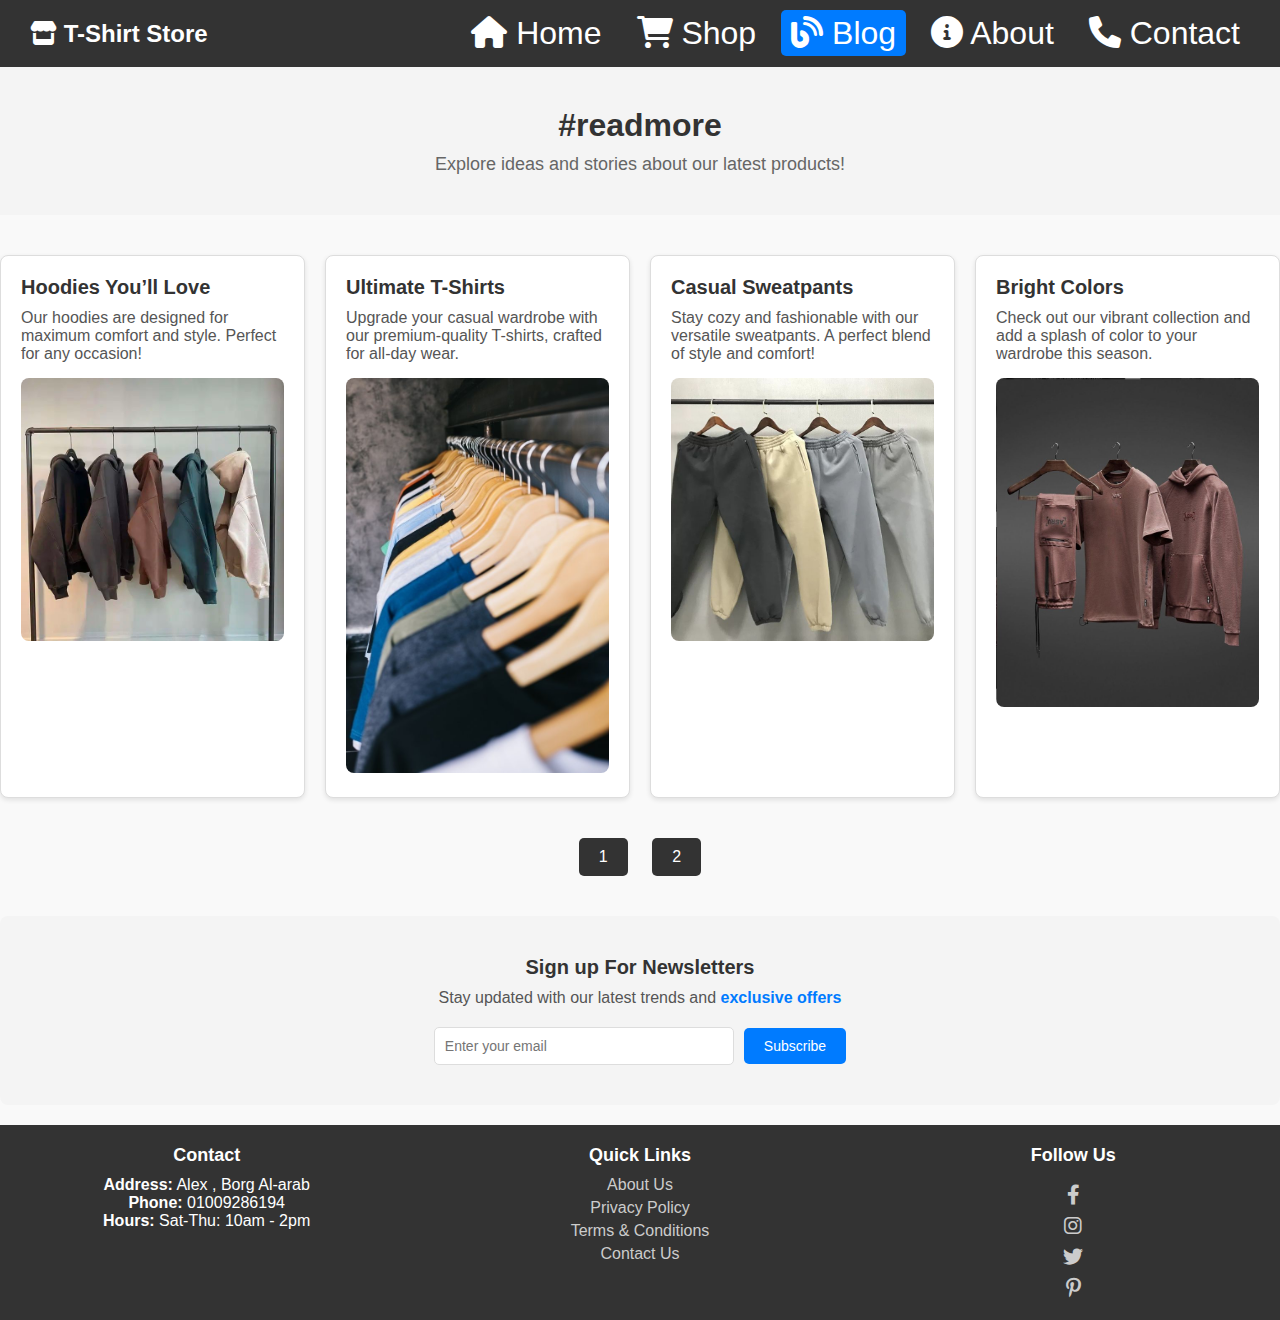
<file: Blog/blog.html>
<!DOCTYPE html>
<html lang="en">

<head>
    <meta charset="UTF-8">
    <meta name="viewport" content="width=device-width, initial-scale=1.0">
    <title>Blog - T-Shirt Store</title>
    <link rel="stylesheet" href="blog.css">
    <link href="https://cdnjs.cloudflare.com/ajax/libs/font-awesome/6.0.0-beta3/css/all.min.css" rel="stylesheet">
</head>

<body>


    <!-- Navigation -->
    <div class="menu">
        <nav>
            <h2><i class="fas fa-store"></i> T-Shirt Store</h2>
            <ul>
                <li><a href="../Home/index.html"><i class="fas fa-home"></i> Home</a></li>
                <li><a href="../shop/shop.html"><i class="fas fa-shopping-cart"></i> Shop</a></li>
                <li><a href="../Blog/blog.html" class="active"><i class="fas fa-blog"></i> Blog</a></li>
                <li><a href="../About/about.html"><i class="fas fa-info-circle"></i> About</a></li>
                <li><a href="../contact/contact.html"><i class="fas fa-phone"></i> Contact</a></li>
            </ul>
        </nav>
    </div>
    <div class="container">


        <!-- Content text and image in header -->
        <div class="content">
            <section class="p1">
                <div class="text">
                    <h2>#readmore</h2>
                    <p>
                        Explore ideas and stories about our latest products!
                    </p>
                </div>
            </section>
        </div>

        <!-- Blog content -->
        <section class="blog">
            <!-- Box 1 in blog -->
            <div class="blog-box">
                <div class="text">
                    <h2>Hoodies You’ll Love</h2>
                    <p>
                        Our hoodies are designed for maximum comfort and style. Perfect for any occasion!
                    </p>
                </div>
                <div class="img">
                    <img src="A1.jpeg" alt="Hoodies You’ll Love" />
                </div>
            </div>

            <!-- Box 2 in blog -->
            <div class="blog-box">
                <div class="text">
                    <h2>Ultimate T-Shirts</h2>
                    <p>
                        Upgrade your casual wardrobe with our premium-quality T-shirts, crafted for all-day wear.
                    </p>
                </div>
                <div class="img">
                    <img src="A2.jpeg" alt="Ultimate T-Shirts" />
                </div>
            </div>

            <!-- Box 3 in blog -->
            <div class="blog-box">
                <div class="text">
                    <h2>Casual Sweatpants</h2>
                    <p>
                        Stay cozy and fashionable with our versatile sweatpants. A perfect blend of style and comfort!
                    </p>
                </div>
                <div class="img">
                    <img src="A3.jpeg" alt="Casual Sweatpants" />
                </div>
            </div>

            <!-- Box 4 in blog -->
            <div class="blog-box">
                <div class="text">
                    <h2>Bright Colors</h2>
                    <p>
                        Check out our vibrant collection and add a splash of color to your wardrobe this season.
                    </p>
                </div>
                <div class="img">
                    <img src="A4.jpeg" alt="Bright Colors" />
                </div>
            </div>
        </section>

        <!-- Pagination Section -->
        <section id="pagination">
            <a href="#">1</a>
            <a href="#">2</a>
        </section>

        <!-- Mail Subscription Section -->
        <section class="mail">
            <h4>Sign up For Newsletters</h4>
            <p>
                Stay updated with our latest trends and <span>exclusive offers</span>
            </p>
            <div class="mail-form">
                <input type="email" placeholder="Enter your email">
                <button type="submit">Subscribe</button>
            </div>
        </section>

        <!--  Footer -->
        <footer>
            <div class="footer-wrap">
                <div class="footer-section">
                    <h4>Contact</h4>
                    <p>
                        <strong>Address:</strong> Alex , Borg Al-arab
                    </p>
                    <p>
                        <strong>Phone:</strong> 01009286194
                    </p>
                    <p>
                        <strong>Hours:</strong> Sat-Thu: 10am - 2pm
                    </p>
                </div>
                <!--Quick links -->
                <div class="footer-section">
                    <h4>Quick Links</h4>
                    <a href="#">About Us</a>
                    <a href="#">Privacy Policy</a>
                    <a href="#">Terms & Conditions</a>
                    <a href="#">Contact Us</a>
                </div>
                <!--footer social,media-->
                <div class="footer-section">
                    <h4>Follow Us</h4>
                    <div class="social-icons">
                        <a href="#"><i class="fab fa-facebook-f"></i></a>
                        <a href="#"><i class="fab fa-instagram"></i></a>
                        <a href="#"><i class="fab fa-twitter"></i></a>
                        <a href="#"><i class="fab fa-pinterest-p"></i></a>
                    </div>
                </div>
            </div>
        </footer>
    </div>
</body>

</html>
</file>
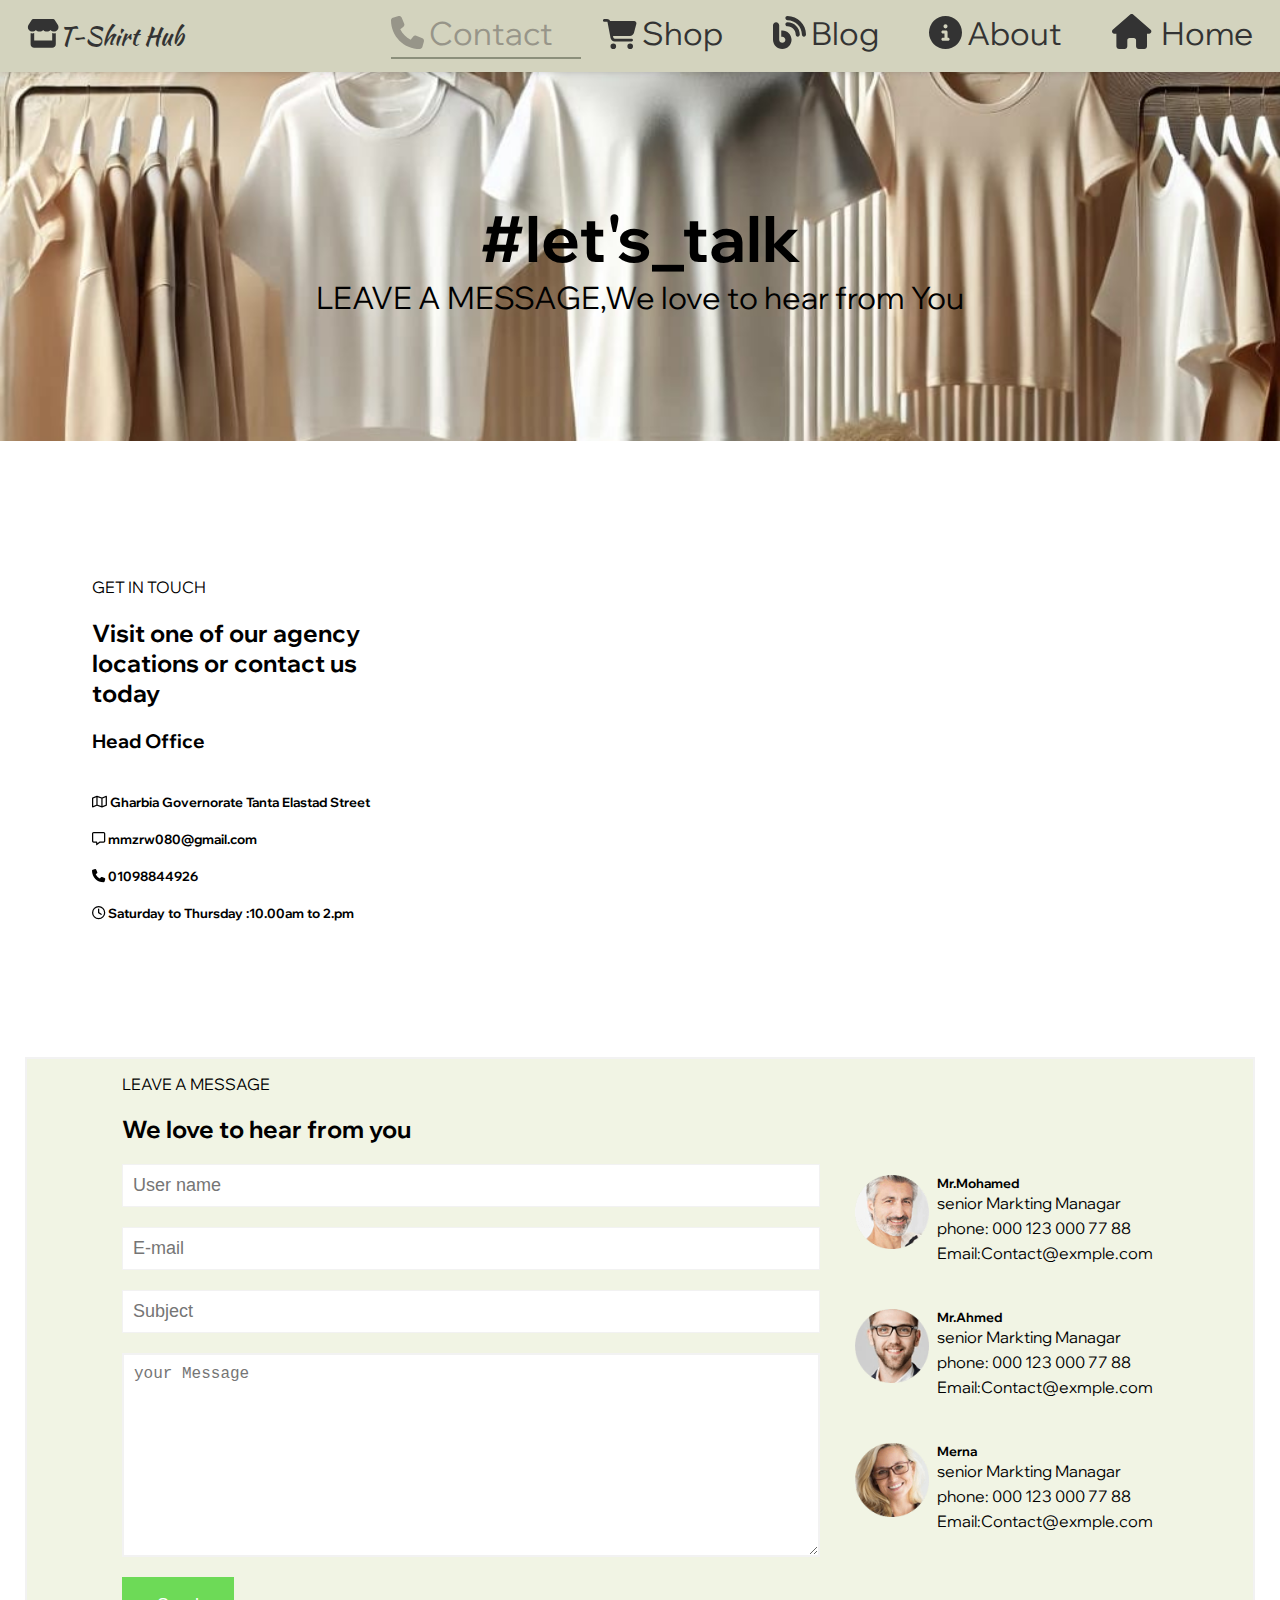
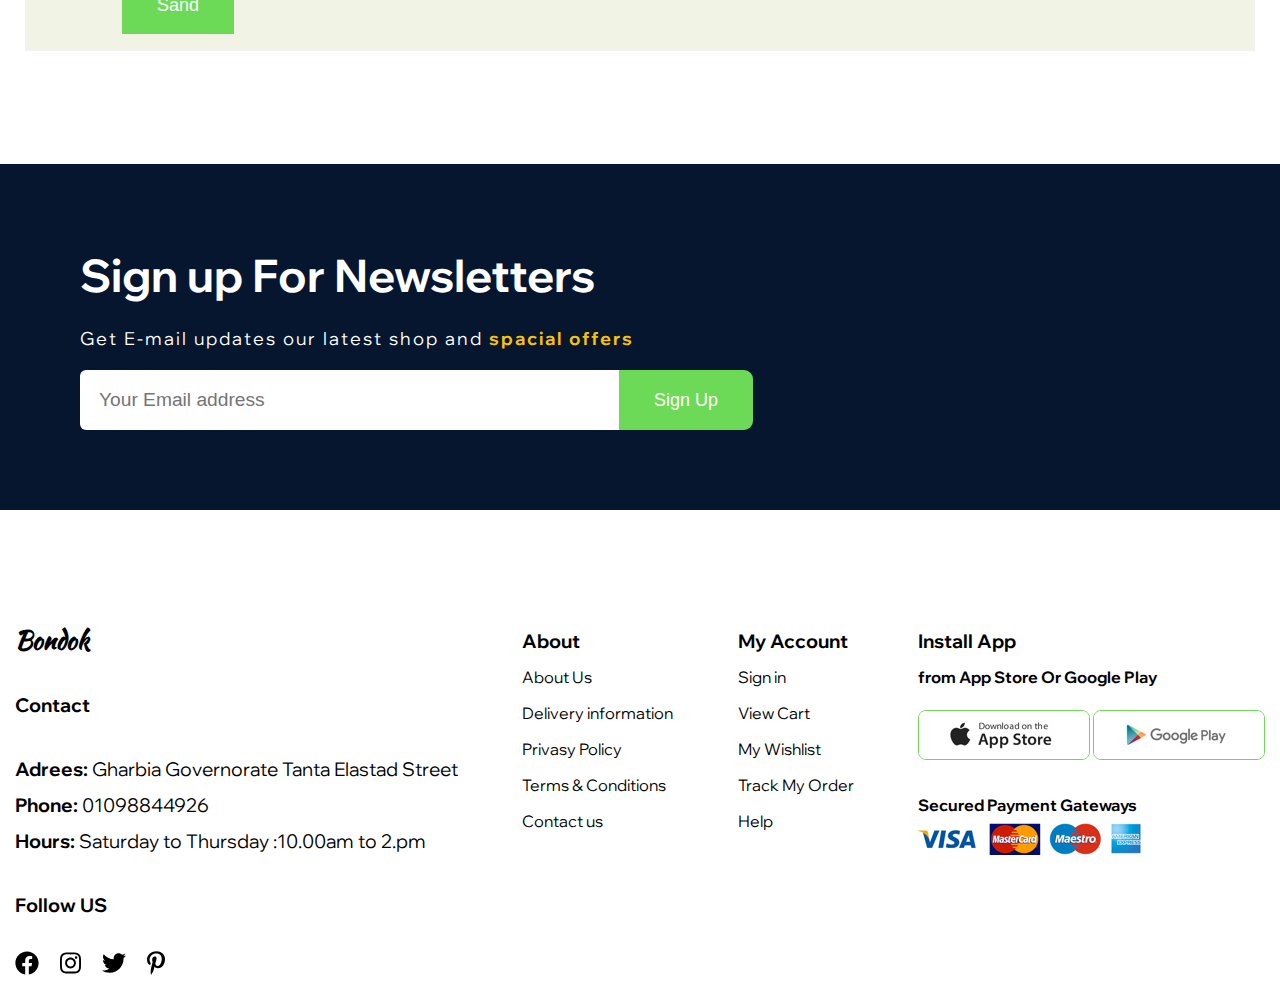
<file: contact/contact.html>
<!DOCTYPE html>
<html lang="en">

<head>
    <meta charset="UTF-8">
    <meta name="viewport" content="width=device-width, initial-scale=1.0">
    <title>Contact</title>
    <link rel="stylesheet" href="style.css">
    <script></script>



  

<body>
   
    <!-- _______________________Style_icon nav bar______________ -->
    <div id="overlay"> </div>

    <!-- start header -->
    <div id="container" class="container">
        <div class="header">
            <div id="a">
                <h1 > <i style="font-size: larger; " class="fas fa-store"></i>T-Shirt Hub</h1>
            
             </div>
            <nav id="nav">
                <!-- icon close nav bar -->
                <div id="close"> <i class="fa-solid fa-xmark"></i></div>
                <li><a class="active" href="../contact/contact.html"><i id="e" class="fas fa-phone"></i>Contact</a></li>
                <li><a  href="../shop/shop.html"><i id="b" class=" fas fa-shopping-cart"></i>Shop</a></li>
                <li><a href="../Blog/blog.html"><i id="c" class="fas fa-blog"></i>Blog</a></li>
                <li><a href="../About/about.html"><i id="d" class="fas fa-info-circle"></i>About</a></li>
                <li><a  href="../Home/index.html"><i id="a"   class="fas fa-home"></i>Home</a></li>
            </nav>
            <div class="Log">
                <a class="Login" href="../glassmorphism login form/login1.html">Login</a>
                <a  class="Sign_Up" href="../glassmorphism login form/login2.html">Sign Up</a>
            </div>
            <!-- icon nav bar -->
            <div id="listmobile">


                <div id="bars"><i class="fa-solid fa-bars"></i></div>
            </div>

        </div>
    </div>
    <!-- End header -->


    <!-- start landing section -->
    <section id="p1">

        <h2>#let's_talk</h2>
        <p>LEAVE A MESSAGE,We love to hear from You</p>

    </section>
    <!-- Contact  -->
    <section id="Contact">
        <div class="contactAndAdrees">
            <p>GET IN TOUCH</p>
            <h2>Visit one of our agency locations or contact us today</h2>
            <h3>Head Office</h3>
            <h5><i class="fa-regular fa-map"></i> Gharbia Governorate Tanta Elastad Street </h5>
            <h5><i class="fa-regular fa-message"></i> mmzrw080@gmail.com</h5>
            <h5><i class="fa-solid fa-phone"></i> 01098844926</h5>
            <h5><i class="fa-regular fa-clock"></i> Saturday to Thursday :10.00am to 2.pm</h5>
        </div>


        <!-- Map -->
        <div class="map">
            <iframe
                src="https://www.google.com/maps/embed?pb=!1m18!1m12!1m3!1d5762.838246949398!2d30.99816316926902!3d30.81373421299399!2m3!1f0!2f0!3f0!3m2!1i1024!2i768!4f13.1!3m3!1m2!1s0x14f7c98415be8a39%3A0xed080f8f6298de47!2z2LTYp9ix2Lkg2KfZhNin2LPYqtin2K_YjCDYt9mG2LfYpyAo2YLYs9mFIDIp2Iwg2YXYrdin2YHYuNipINin2YTYutix2KjZitip!5e0!3m2!1sar!2seg!4v1729779124425!5m2!1sar!2seg"
                width="100%" height="450" style="border:0;" allowfullscreen="" loading="lazy"
                referrerpolicy="no-referrer-when-downgrade"></iframe>
        </div>
    </section>


   <!-- Start  details-form -->
    <section id="details-form">
        <form action="" id="register">
            <p>LEAVE A MESSAGE</p>
            <h2>We love to hear from you</h2>
            <input id="inpUserName" placeholder="User name" type="text">

            <input id="inpEmail" placeholder="E-mail" type="text">

            <input placeholder="Subject" type="text">
            <textarea id="textarea" placeholder="your Message" cols="30" rows="10"></textarea>
            <button id="Sumbit">Sand</button>


        </form>
        <!-- people -->
        <div class="people">
            <div class="parent">
                <img src="img/1.png" alt="" srcset="">
                <div>
                    <h5>Mr.Mohamed</h5>
                    <p>senior Markting Managar</p>
                    <p>phone: 000 123 000 77 88</p>
                    <p>Email:Contact@exmple.com</p>
                </div>
            </div>
            <div class="parent">
                <img src="img/2.png" alt="" srcset="">
                <div>
                    <h5>Mr.Ahmed </h5>
                    <p>senior Markting Managar</p>
                    <p>phone: 000 123 000 77 88</p>
                    <p>Email:Contact@exmple.com</p>
                </div>
            </div>
            <div class="parent">
                <img src="img/3.png" alt="" srcset="">
                <div>
                    <h5>Merna</h5>
                    <p>senior Markting Managar</p>
                    <p>phone: 000 123 000 77 88</p>
                    <p>Email:Contact@exmple.com</p>
                </div>

            </div>
        </div>

    </section>


    <!-- benner4 -->
    <section id="benner4">
        <div class="text">
            <h4>Sign up For Newsletters</h4>
            <p>Get E-mail updates our latest shop and <span>spacial offers</span></p>
        </div>

        <div class="inp-email">
            <input id="inp_search" type="search" placeholder="Your Email address">
            <button id="button_sign">Sign Up</button>
        </div>
    </section>

   
   <!-- Start footer -->
    <footer>
        <!-- contact -->
        <div class="contact">

            <h4>Bondok</h4>
            <p><strong>Contact</strong></p>

            <div class="list_prag">

                <p><strong>Adrees:</strong> Gharbia Governorate Tanta Elastad Street</p>
                <p><strong>Phone:</strong> 01098844926</p>
                <p><strong>Hours:</strong> Saturday to Thursday :10.00am to 2.pm</p>
            </div>

            <p><strong>Follow US</strong></p>

            <div class="SocialMedia">
                <li><a href=""><i class="fa-brands fa-facebook fa-xl"></i></a></li>
                <li><a href=""><i class="fa-brands fa-instagram fa-xl"></i></a></li>
                <li><a href=""><i class="fa-brands fa-twitter fa-xl"></i></a></li>
                <li><a href=""><i class="fa-brands fa-pinterest-p fa-xl"></i></a></li>

            </div>

        </div>

        <!-- About -->
        <div class="About">
            <p><strong>About</strong></p>
            <a href="#">About Us</a>
            <a href="#">Delivery information</a>
            <a href="#">Privasy Policy</a>
            <a href="#">Terms & Conditions</a>
            <a href="#">Contact us</a>
        </div>
        <!-- end About -->

        <!-- My Account -->
        <div class="myAccount">
            <p><strong>My Account</strong></p>
            <a href="#">Sign in</a>
            <a href="#">View Cart</a>
            <a href="#">My Wishlist</a>
            <a href="#">Track My Order</a>
            <a href="#">Help</a>
        </div>
        <!-- end my Account -->

        <!-- install App -->
        <div class="installApp">
            <p><strong>Install App</strong></p>
            <h6>from App Store Or Google Play</h6>

            <div class="logoApp">
                <img src="logoApp/app.jpg" alt="">
                <img src="logoApp/play.jpg" alt="">
            </div>

            <h6>Secured Payment Gateways</h6>

            <img src="logoApp/pay.png" alt="">

        </div>

    </footer>
    <script src="contact.js"></script>
    <script src="all.js"></script>
    


</body>

</html>
</file>
<file: contact/style.css>
@import url('https://fonts.googleapis.com/css2?family=Instrument+Sans:ital,wght@0,400..700;1,400..700&family=Julius+Sans+One&family=Kaushan+Script&family=Teko:wght@300..700&family=Titillium+Web:ital,wght@0,200;0,300;0,400;0,600;0,700;0,900;1,200;1,300;1,400;1,600;1,700&family=Wix+Madefor+Display:wght@400..800&display=swap');
@import url('https://fonts.googleapis.com/css2?family=Instrument+Sans:ital,wght@0,400..700;1,400..700&family=Kaushan+Script&family=Teko:wght@300..700&family=Titillium+Web:ital,wght@0,200;0,300;0,400;0,600;0,700;0,900;1,200;1,300;1,400;1,600;1,700&display=swap');

:root {
    --main-color: #6dda57;
    --second-color: #e4e6f4;

}

html {
    scroll-behavior: smooth;
}



* {
    box-sizing: border-box;
    margin: 0px;
    padding: 0px;
}

input[type="search"] {
    -webkit-appearance: none;
    -moz-appearance: none;
    appearance: none;
}



input[type="search"]::-webkit-search-decoration,
input[type="search"]::-webkit-search-cancel-button,
input[type="search"]::-webkit-search-results-button,
input[type="search"]::-webkit-search-results-decoration {
    display: none;
}



body {

    font-family: "Julius Sans One", sans-serif;
    font-style: small;
    font-family: "Wix Madefor Display", sans-serif;
    font-optical-sizing: auto;
    font-weight: weight;
    font-style: normal;
    position: relative;


}

/* --Style icon nav bar---- */
#overlay {
    width: 100%;
    height: 100vh;
    position: fixed;
    background: rgba(0, 0, 0, 0.5);
    display: none;
    top: 0;
    z-index: 999;
}


.container {
    width: 100%;
    background-color: #c8c9ae;
    position: sticky;
    top: 0;
    z-index: 999;
    opacity: 80%;
}

/* <!-- Start header  --> */

.header {
    display: flex;
    justify-content: space-between;
    align-items: center;
    border: none;
    padding: 18px 140px;
    box-shadow: 0px -7px 12px;
}

.header h1 {
    font-family: "Kaushan Script", cursive;
    font-weight: 400;
    font-style: normal;
    cursor: default;
    font-size: xx-large;
}

nav {
    display: flex;
    list-style: none;
    width: fit-content;
    position: relative;
    gap: 50px;
}

nav a #a {
    font-size: 35px;
    margin-right: 10px;
    align-items: center;
}

nav a #b {
    font-size: 30px;
    margin-right: 5px;
    color: black;
    align-items: center;

}

nav a #c {
    font-size: 33px;
    margin-right: 5px;
    color: black;
    align-items: center;

}

nav a #d {
    font-size: 33px;
    margin-right: 5px;
    color: black;
    align-items: center;

}

nav a #e {
    font-size: 33px;
    margin-right: 5px;
    color: #7e7b6c;
    align-items: center;

}

nav a {
    text-decoration: none;
    color: black;
    font-size: xx-large;
    transition: 500ms ease;
    display: inline-block;
    padding: 0px 0px 6px 0px;
}


nav a:hover {
    color: var(--main-color);
}

a.active {
    color: #7e7b6c;
    font-size: xx-large;
}

/* line button on home */
nav a.active::after {
    content: '';
    width: 22%;
    height: 2px;
    background-color: #6f745b;
    position: absolute;
    bottom: 0;
    left: 0;

}

/* list mobile */
#listmobile {
    font-size: larger;
    display: none;
}

/*كده ظاهر */
.active {
    right: 0px;
    transition: 200ms;
}

/*كده مش ظاهر الزرار*/
.hide {
    right: -300px;
    transition: 350ms;
}

#close {
    font-size: medium;
    display: none;
}



div.Log {
    font-size: xx-large;
}

div.Log .Login {
    text-decoration: none;
    margin-right: 30px;
    color: #9ca981;
    border-radius: 25px;
    font-weight: bold;
    font-size: xxx-large;


}

div.Log .Sign_Up {
    text-decoration: none;
    background-color: #9ca981;
    color: #000000;
    border-radius: 30px;
    padding: 18px;
    font-weight: bolder;
}


/* <!-- End header -->

/* <!-- start landing section --> */

#p1 {
    width: 100%;
    height: 41vh;
    background-image: url(background/1.jpg);
    background-color: var(--second-color);
    background-size: cover;
    background-repeat: no-repeat;
    background-position: center;
    display: flex;
    align-items: center;
    flex-direction: column;
    justify-content: center;
    color: white;

}

#p1 h2 {
    font-size: 64px;
    color: #000;
}

#p1 p {
    font-size: 31px;
    color: #000;
}

/* _______________________ */



/* Contact */
section#Contact {
    margin-top: 69px;
    display: flex;
    padding: 0 80px;
    gap: 50px;
    align-items: center;
}

.contactAndAdrees {
    display: flex;
    flex-direction: column;
    gap: 21px;
    width: 45%;
    padding: 12px;
}

.contactAndAdrees h3 {
    margin-bottom: 20px;
}


/* <!-- Map --> */
.map {
    width: 100%;
    padding: 12px;
}



/* <!-- Start  details-form --> */
#details-form {
    padding: 0 80px;
    margin-top: 69px;
    margin-left: 25px;
    margin-right: 25px;
    border: solid #f2f2f2 2px;
    display: flex;
    justify-content: space-around;
    align-items: center;
    background-color: #f1f4e4;
}

#details-form form {

    padding: 15px;
    display: flex;
    flex-direction: column;
    gap: 20px;
    width: 70%;
}

form input,
form textarea {
    padding: 10px;
    width: 100%;
    border: solid #f2f2f2 1px;
    outline: none;
    font-size: large;
}

form input:hover {
    background-color: #e4e6f4;
}


form textarea {
    border: solid #f2f2f2 2px;
    padding: 10px;
    font-size: large;

}

form textarea:hover {
    background-color: #e4e6f4;
}


#details-form #Sumbit {
    padding: 18px 35px;
    outline: none;
    font-size: large;
    cursor: pointer;
    background-color: var(--main-color);
    color: white;
    border: none;
    width: fit-content;
}

.disabled {
    pointer-events: none;

}



/* <!-- people --> */
.people {
    padding: 20px;
    display: flex;
    flex-direction: column;
    gap: 43px;
}

.people .parent {
    display: flex;
    justify-content: space-between;

}

.parent p {
    color: var(--text-color);
    line-height: 25px;
}

.parent img {
    width: 25%;
    height: 20%;
}

#Notice {
    width: fit-content;
    display: none;
    color: #ad1e1e;
}

#done {
    color: #33aa4d;
    display: none;
}

/* <!-- benner4 --> */
#benner4 {
    margin: 113px 0px 19px 0px;
    display: flex;
    justify-content: space-between;
    flex-wrap: wrap;
    align-items: center;
    background-color: #05162e;
    padding: 80px;
    color: white;

}

.text {
    line-height: 63px;
}

.text h4 {
    font-size: 45px;
}

.text p {
    letter-spacing: 2px;
    font-size: large;
}

.text span {
    color: #f9c208;
    cursor: pointer;
    font-weight: 700;
}

.inp-email {
    display: flex;
}

.inp-email input {
    padding: 19px;
    width: 539px;
    border: none;
    outline: none;
    border-radius: 6px;
    font-size: larger;
    border-top-right-radius: 0;
    border-bottom-right-radius: 0;

}

.inp-email button {
    padding: 18px 35px;
    outline: none;
    font-size: large;
    cursor: pointer;
    background-color: var(--main-color);
    color: white;
    border: none;
    border-radius: 9px;
    border-top-left-radius: 0;
    border-bottom-left-radius: 0;
}

/* footer home page */
footer {
    padding: 0px 80px;
    margin: 113px 0px 19px 0px;
    display: flex;
    justify-content: space-between;
}

footer h4 {
    font-family: "Kaushan Script", cursive;
    font-size: x-large;
}

footer a {
    display: flex;
    flex-direction: column;
    color: var(--text-color);
    text-decoration: none;
}

footer p {
    font-size: 19px;
}

footer div {
    line-height: 36px;
}

/* <!-- contact --> */
.contact {
    display: flex;
    flex-direction: column;
    gap: 28px;

}

.contact p {

    color: var(--text-color);
}

.SocialMedia {
    display: flex;
    list-style: none;
    justify-content: space-between;
    width: 150px;

}


.SocialMedia a :hover {
    color: #6dda57;
    transition: 600ms;

}

/* About */


.About a:hover {
    border-bottom: solid 1px #6dda57;
    color: #6dda57;
}


/* My Account */

.myAccount a:hover {
    border-bottom: solid 1px #6dda57;
    color: #6dda57;

}

/* install App */

.installApp h6 {
    color: var(--text-color);
    font-size: medium;
}

.installApp img {
    cursor: pointer;
}

.logoApp {
    padding: 15px 0;
}

.logoApp img {
    border: solid #6dda57 1px;
    border-radius: 8px;
    cursor: pointer;
}

/* media queries Smart phone */
@media (max-width:600px) {
    * {
        box-sizing: border-box;
        margin: 0px;
        padding: 0px;
    }

    .header {
        display: flex;
        justify-content: space-between;
        align-items: center;
        border: none;
        padding: 13px 15px;
        box-shadow: 0px -7px 12px;
    }

    .header h1 {
        font-family: "Kaushan Script", cursive;
        font-weight: 400;
        font-style: normal;
        cursor: default;
        font-size: larger;
    }

    nav {
        display: flex;
        list-style: none;
        flex-direction: column;
        height: 100vh;
        position: fixed;
        top: 0;
        right: -300px;
        z-index: 1000;
        width: 192px;
        background: var(--second-color);
        gap: 19px;
        padding: 16px;
        box-shadow: 11px 9px 12px 5px;

    }

    nav a {
        text-decoration: none;
        color: black;
        font-size: 19px;
        transition: 500ms ease;
        display: inline-block;
        padding: 0px 199px 13px 0px;
        border-bottom: solid 1px var(--text-color);
    }



    #listmobile {
        font-size: larger;
        display: flex;
        align-items: center;
        justify-content: space-between;
        padding: 0 6px;
    }


    div#listmobile a {
        color: black;
    }

    #close {
        font-size: medium;
        display: block;
        width: fit-content;
    }

    /* ------------------------------------------------------------- */

    #p1 {
        align-items: center;
    }

    #p1 {
        padding: 0;
    }

    #p1 {
        height: 28vh;
    }

    /* Contact */

    #benner4 {
        margin: 84px 0px 19px 0px;
        display: flex;
        justify-content: space-between;
        flex-wrap: wrap;
        align-items: center;
        background-color: #05162e;
        padding: 38px 18px 38px 18px;
        color: white;
        gap: 24px;
    }

    .text {
        line-height: 31px;
    }


    .text span {
        color: #f9c208;
        cursor: pointer;
        font-weight: 700;
    }

    .inp-email input {
        padding: 20px 17px;
        width: 224px;
        border: none;
        outline: none;
        border-radius: 6px;
        font-size: medium;
        border-top-right-radius: 0;
        border-bottom-right-radius: 0;
    }

    .inp-email button {
        padding: 6px 19px;
        outline: none;
        font-size: small;
        cursor: pointer;
        background-color: var(--main-color);
        color: white;
        border: none;
        border-radius: 9px;
        border-top-left-radius: 0;
        border-bottom-left-radius: 0;
        width: 91px;
    }

    /* ------------------------------------------------------------------- */
    /* contact */
    section#Contact {
        padding: 0;
        flex-direction: column;
    }

    #details-form {
        padding: 0;
        flex-direction: column;
        margin-left: 0px;
        margin-right: 0px;
        align-items: flex-start;
    }

    #details-form form {
        padding: 15px;
        display: flex;
        width: 100%;
    }

    #details-form #Sumbit {
        padding: 14px 35px;
        font-size: medium;
    }

    .parent img {
        width: 20%;
        height: 27%;
    }

    form input,
    form textarea {
        font-size: medium;
    }

    footer div {
        line-height: 36px;
        padding: 0 8px;
    }

    footer {
        margin: 113px 0px 19px 0px;
        display: flex;
        flex-wrap: wrap;
        gap: 22px;
        padding: 11px;
    }



}






/* media queries Tablet */
@media (min-width:601px) and (max-width:1023px) {

    * {
        box-sizing: border-box;
        margin: 0px;
        padding: 0px;
    }

    .header {
        display: flex;
        justify-content: space-between;
        align-items: center;
        border: none;
        padding: 13px 15px;
        box-shadow: 0px -7px 12px;
    }

    nav {
        display: flex;
        list-style: none;
        flex-direction: column;
        height: 100vh;
        position: fixed;
        top: 0;
        right: -300px;
        z-index: 1000;
        width: 272px;
        background: var(--second-color);
        gap: 29px;
        padding: 16px;
        box-shadow: 11px 9px 12px 5px;
    }

    nav a {
        text-decoration: none;
        color: black;
        font-size: x-large;
        transition: 500ms ease;
        display: inline-block;
        padding: 0px 199px 13px 0px;
        border-bottom: solid 1px var(--text-color);
    }


    #listmobile {
        font-size: larger;
        display: flex;
        align-items: center;
        justify-content: space-between;
        padding: 0 4px;
    }

    div#listmobile a {
        color: black;
    }

    #close {
        font-size: medium;
        display: block;
        width: fit-content;
    }

    /* ------------------------------- */
    #p1 {

        height: 41vh;
    }

    #p1 button {
        margin: 15px 0px 0px 38px;
        padding: 12px 26px;
        outline: none;
        font-size: 13px;
        transition: 250ms ease;
        cursor: pointer;
        box-shadow: 0 0 2px var(--main-color);
        background-color: var(--main-color);
        color: white;
        border: none;
    }

    /* Contact */
    section#Contact {
        padding: 0;
        gap: 0;
    }

    .map {
        width: 50%;
    }

    #details-form {
        padding: 0;
        margin-top: 69px;
        margin-left: 0px;
        margin-right: 0px;
        justify-content: space-around;
        align-items: center;
    }


    form input,
    form textarea {
        font-size: medium;
    }

    .parent p {
        color: var(--text-color);
        line-height: 25px;
        font-size: medium;
    }

    .parent img {
        width: 21%;
    }

    .people .parent {
        justify-content: center;
    }

    .parent div {
        padding: 10px;
    }


    /* ------------------------------------------- */


    #benner4 {
        margin: 84px 0px 19px 0px;
        display: flex;
        justify-content: space-between;
        flex-wrap: wrap;
        align-items: center;
        background-color: #05162e;
        padding: 37px;
        color: white;
        height: 34vh;
    }

    .text {
        line-height: 47px;
    }

    .text span {
        color: #f9c208;
        cursor: pointer;
        font-weight: 700;
    }

    .inp-email input {
        padding: 20px 17px;
        width: 298px;
        border: none;
        outline: none;
        border-radius: 6px;
        font-size: medium;
        border-top-right-radius: 0;
        border-bottom-right-radius: 0;
    }

    .inp-email button {
        padding: 6px 19px;
        outline: none;
        font-size: small;
        cursor: pointer;
        background-color: var(--main-color);
        color: white;
        border: none;
        border-radius: 9px;
        border-top-left-radius: 0;
        border-bottom-left-radius: 0;
    }

    /* ------------------------------------------------------------------- */
    footer div {
        line-height: 36px;
        padding: 0 15px;
    }


    footer {
        margin: 113px 0px 19px 0px;
        display: flex;
        gap: 22px;
        padding: 0;
        flex-wrap: wrap;
    }


}




/* Desktop */
@media (min-width:1024px) and (max-width:1439px) {
    .header {
        padding: 13px 27px;

    }

    .header h1 {
        font-size: x-large;
    }

    #p1 {
        height: 41vh;
    }

    div#container-sm button {
        padding: 12px 36px;
        font-size: small;

    }

    .pro {
        width: 262px;
    }

    div#container-sm {
        display: flex;
        padding: 135px 0px 0px 0px;
        gap: 32px;
        color: white;
        flex-wrap: nowrap;
    }



    footer {
        padding: 0px 15px;
    }

    /* Contact */

}

/* Responsive size font on All device  */

/* S to M */
@media (min-width: 320px) and (max-width: 374px) {
    .inp-email input {
        padding: 15px 17px;
        width: 197px;
    }

    footer p {
        font-size: initial;
    }

    footer h4 {
        font-size: initial;
    }

    .installApp h6 {
        font-size: smaller;
    }

}


/* M to L */
@media (min-width: 374px) and (max-width: 767px) {
    #p1 h2 {
        font-size: 20px;
    }

    #p1 h3 {
        font-size: larger;
    }



    #p1 p {
        font-size: 15px;
    }

    #p1 h1 {
        font-size: 33px;
    }

    #benner h4 {
        font-size: 27px;
    }


    .inp-email input {
        padding: 15px 17px;
        width: 224px;
    }

    footer p {
        font-size: initial;
    }

    footer h4 {
        font-size: larger;
    }

    .installApp h6 {
        font-size: smaller;
    }
}

@media (max-width:1470px) {
    div.Log {
        display: none;
    }
}
</file>
<file: Blog/blog.css>
/* Reset Styles */
* {
    margin: 0;
    padding: 0;
    box-sizing: border-box;
}

/* General Page Styles */
body {
    font-family: Arial, sans-serif;
    color: #333;
    background-color: #f9f9f9;
    margin: 0;
}

.container {
    width: 100%;
    margin: 0 auto;
}

/* Navigation */
nav {
    background-color: #333;
    color: white;
    padding: 15px 30px;
    display: flex;
    justify-content: space-between;
    align-items: center;
}

nav h2 {
    margin: 0;
}

nav ul {
    list-style: none;
    display: flex;
    gap: 15px;
    margin: 0;
    padding: 0;
    font-size: xx-large;
}

nav ul li a {
    text-decoration: none;
    color: white;
    padding: 5px 10px;
    transition: background-color 0.3s ease;
}

nav ul li a:hover,
nav ul li a.active {
    background-color: #007bff;
    border-radius: 5px;
}

/* Header Section Styles */
.content {
    text-align: center;
    padding: 40px 0;
    background-color: #f4f4f4;
    margin-bottom: 40px;
}

.content .p1 .text h2 {
    font-size: 32px;
    margin-bottom: 10px;
    color: #333;
}

.content .p1 .text p {
    font-size: 18px;
    color: #666;
}

/* Blog Section Styles */
.blog {
    display: grid;
    grid-template-columns: repeat(auto-fit, minmax(300px, 1fr));
    gap: 20px;
}

.blog-box {
    background-color: #fff;
    padding: 20px;
    border: 1px solid #ddd;
    border-radius: 8px;
    box-shadow: 0px 2px 5px rgba(0, 0, 0, 0.1);
    flex: 1;
}

.blog-box .text h2 {
    font-size: 20px;
    color: #333;
    margin-bottom: 10px;
}

.blog-box .text p {
    font-size: 16px;
    color: #555;
    margin-bottom: 15px;
}

.blog-box .img img {
    width: 100%;
    border-radius: 8px;
}

/* Pagination Styles */
#pagination {
    text-align: center;
    margin: 40px 0;
}

#pagination a {
    display: inline-block;
    margin: 0 10px;
    padding: 10px 20px;
    text-decoration: none;
    background-color: #333;
    color: #fff;
    border-radius: 5px;
    transition: background-color 0.3s ease-in-out;
}

#pagination a:hover {
    background-color: #555;
}


/* Mail Section Styles */
.mail {
    text-align: center;
    background-color: #f4f4f4;
    padding: 40px;
    border-radius: 8px;
    margin-top: 20px;
}

.mail h4 {
    font-size: 20px;
    margin-bottom: 10px;
    color: #333;
}

.mail p {
    font-size: 16px;
    color: #555;
    margin-bottom: 20px;
}

.mail span {
    color: #007bff;
    font-weight: bold;
}

.mail-form {
    display: flex;
    justify-content: center;
    align-items: center;
    gap: 10px;
}

.mail-form input[type="email"] {
    width: 300px;
    padding: 10px;
    font-size: 14px;
    border: 1px solid #ddd;
    border-radius: 5px;
    outline: none;
}

.mail-form input[type="email"]:focus {
    border-color: #007bff;
}

.mail-form button {
    padding: 10px 20px;
    background-color: #007bff;
    color: #fff;
    border: none;
    border-radius: 5px;
    font-size: 14px;
    cursor: pointer;
}

.mail-form button:hover {
    background-color: #0056b3;
}

/* Footer Styles */
footer {
    background-color: #333;
    color: #fff;
    padding: 20px 0;
    margin-top: 20px;
}

.footer-wrap {
    display: flex;
    flex-wrap: wrap;
    gap: 20px;
    justify-content: space-between;
    text-align: center;
}

.footer-section {
    flex: 1 1 200px;
}

.footer-section h4 {
    margin-bottom: 10px;
    font-size: 18px;
}

.footer-section a {
    display: block;
    color: #ccc;
    text-decoration: none;
    margin: 5px 0;
}

.footer-section a:hover {
    color: #fff;
}

.social-icons a {
    color: #ccc;
    margin: 0 5px;
    font-size: 20px;
    transition: 0.3s;
    padding-top: 8px;
}

.social-icons a:hover {
    color: #fff;
}
/* تحسين الـ Navigation للشاشات الصغيرة */
@media (max-width: 800px) {
    nav {
        flex-direction: column;
        align-items: center;
        /* توسيط العناصر في المنتصف */
        padding: 10px 15px;
    }

    nav h2 {
        font-size: 20px;
        margin-bottom: 10px;
        /* إضافة مسافة تحت العنوان */
    }

    nav ul {
        display: flex;
        flex-direction: row;
        /* القائمة تصبح عمودية */
        align-items: center;
        gap: 10px;
        margin: 0;
        padding: 0;
    }

    nav ul li a {
        display: block;
        padding: 4px 5px;
        font-size: 14px;
        width: 100%;
        /* جعل الروابط تمتد بعرض مناسب */
        text-align: center;
        /* توسيط النص */
    }

}
</file>
